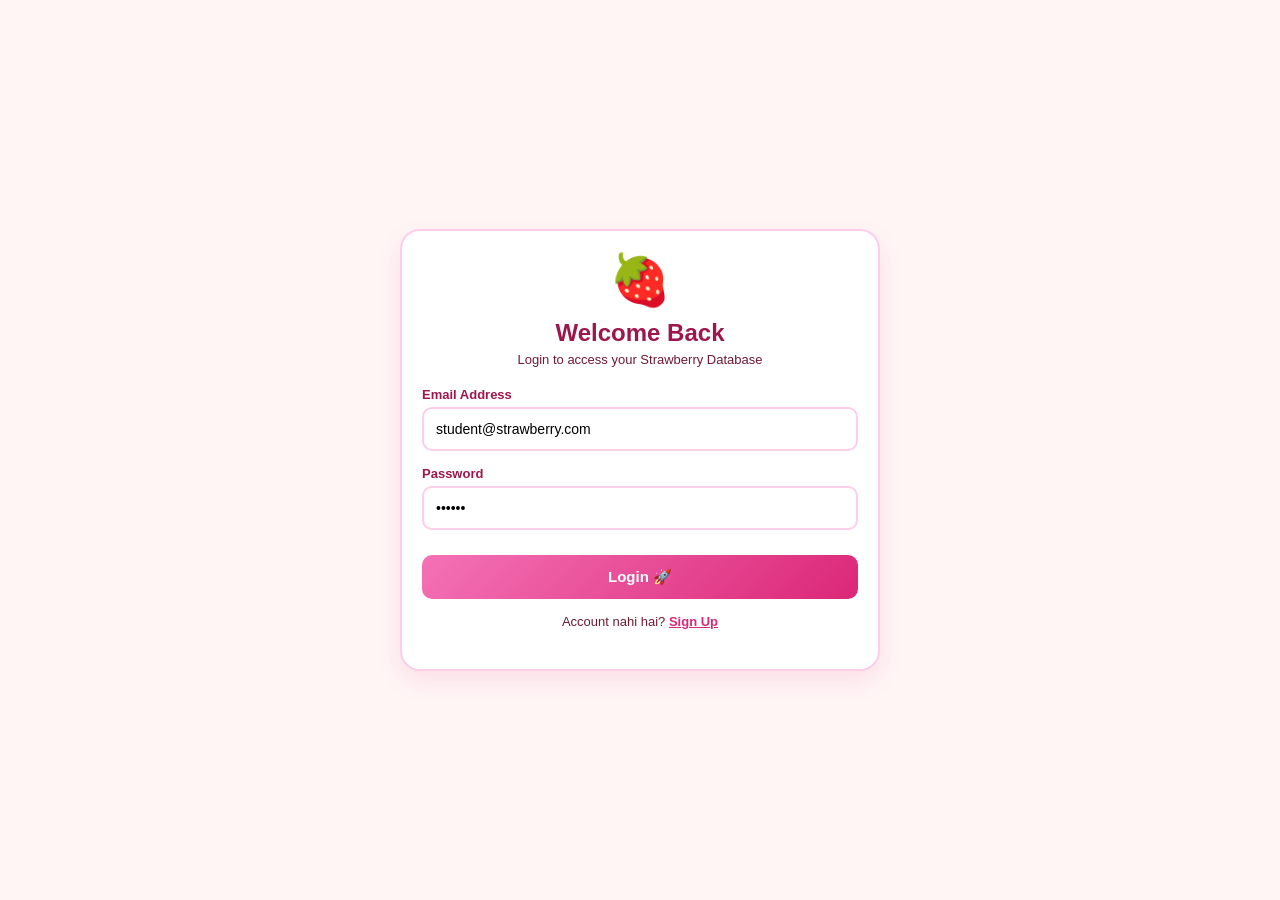
<file: index.html>
<!DOCTYPE html>
<html lang="hi">
<head>
    <meta charset="UTF-8">
    <meta name="viewport" content="width=device-width, initial-scale=1.0">
    <title>Strawberry Notes Hub 🍓</title>
    <style>
        * { margin: 0; padding: 0; box-sizing: border-box; font-family: 'Segoe UI', Arial, sans-serif; }
        body { background-color: #fff5f5; color: #4a1525; padding: 10px; min-height: 100vh; display: flex; align-items: center; justify-content: center; }
        
        .app-container { max-width: 480px; width: 100%; background: white; padding: 20px; border-radius: 20px; box-shadow: 0 10px 25px rgba(219, 39, 119, 0.1); border: 2px solid #fbcfe8; }
        
        /* AUTHENTICATION STYLES */
        .auth-box { display: block; text-align: center; }
        .auth-logo { font-size: 50px; margin-bottom: 10px; }
        .auth-box h2 { font-size: 24px; margin-bottom: 5px; color: #9d174d; }
        .auth-box p { font-size: 13px; color: #701a34; margin-bottom: 20px; }
        .input-group { text-align: left; margin-bottom: 15px; }
        .input-group label { display: block; font-size: 13px; font-weight: bold; margin-bottom: 5px; color: #9d174d; }
        .input-group input { width: 100%; padding: 12px; border: 2px solid #fbcfe8; border-radius: 10px; font-size: 14px; outline: none; }
        .input-group input:focus { border-color: #db2777; }
        .auth-btn { width: 100%; background: linear-gradient(135deg, #f472b6, #db2777); color: white; border: none; padding: 13px; border-radius: 10px; font-size: 15px; font-weight: bold; cursor: pointer; margin-top: 10px; }
        .switch-text { font-size: 13px; margin-top: 15px; color: #701a34; }
        .switch-link { color: #db2777; font-weight: bold; cursor: pointer; text-decoration: underline; }

        /* DASHBOARD STYLES */
        .dashboard-menu { display: none; }
        .profile-card { background: linear-gradient(135deg, #db2777, #9d174d, #4c0519); color: white; padding: 20px 15px; border-radius: 16px; margin-bottom: 20px; text-align: center; position: relative; }
        .avatar { width: 60px; height: 60px; background: #fdf2f8; border-radius: 50%; margin: 0 auto 10px auto; display: flex; align-items: center; justify-content: center; font-size: 28px; border: 2px solid white; }
        .profile-card h2 { font-size: 20px; margin-bottom: 4px; font-weight: 700; }
        .profile-card p { font-size: 12px; opacity: 0.9; }
        .logout-btn { position: absolute; right: 12px; top: 12px; background: rgba(255,255,255,0.2); border: none; color: white; padding: 4px 8px; border-radius: 6px; font-size: 11px; font-weight: bold; cursor: pointer; }

        .menu-heading { font-size: 14px; font-weight: bold; color: #db2777; margin: 15px 0 8px 5px; text-transform: uppercase; letter-spacing: 0.5px; }
        .menu-btn { display: block; width: 100%; background: #fff; color: #9d174d; border: 2px solid #f472b6; padding: 12px; margin-bottom: 10px; border-radius: 12px; font-size: 15px; font-weight: bold; cursor: pointer; text-align: left; padding-left: 15px; }
        .menu-btn:hover { color: white; background: linear-gradient(135deg, #f472b6, #db2777); border-color: #db2777; }
        .clear-btn { display: block; width: 100%; background: #be123c; color: white; border: none; padding: 12px; margin-top: 25px; border-radius: 10px; font-weight: bold; cursor: pointer; font-size: 13px; }

        /* SUB-PAGES & ACCORDIONS */
        .sub-page { display: none; width: 100%; }
        .header-bar { background: linear-gradient(135deg, #be123c, #4c0519); color: white; padding: 14px; border-radius: 12px; text-align: center; margin-bottom: 15px; position: relative; }
        .back-btn { position: absolute; left: 10px; top: 12px; color: white; background: rgba(0,0,0,0.2); border: none; padding: 5px 10px; border-radius: 6px; font-weight: bold; cursor: pointer; font-size: 12px; }
        
        .tag-banner { background: #db2777; color: white; padding: 8px 12px; font-size: 13px; font-weight: bold; border-radius: 8px; margin: 15px 0 10px 0; }
        .row-box { background: #fff; border: 1px solid #fbcfe8; border-left: 5px solid #be123c; border-radius: 8px; margin-bottom: 8px; padding: 12px; }
        .row-title { font-size: 14px; font-weight: 600; cursor: pointer; display: flex; justify-content: space-between; align-items: center; color: #4c0519; }
        .row-body { display: none; padding-top: 10px; border-top: 1px dashed #fbcfe8; margin-top: 10px; font-size: 13px; color: #4a5568; line-height: 1.6; }
        .row-body ul { margin-left: 18px; margin-top: 5px; }
        
        .opened .row-body { display: block; }
        .icon-state::after { content: '🍓'; font-size: 12px; }
        .opened .icon-state::after { content: '❌'; font-size: 10px; }
        
        .formula { background: #fff1f2; border-left: 3px solid #db2777; padding: 8px; font-family: monospace; margin: 8px 0; font-weight: bold; color: #b91c1c; font-size: 12px; }
        .code-box { background: #2d1a1e; color: #f9a8d4; padding: 10px; font-family: monospace; margin: 8px 0; border-radius: 6px; white-space: pre-wrap; font-size: 12px; border-left: 3px solid #f472b6; }
    </style>
</head>
<body>

<div class="app-container">

    <div id="loginScreen" class="auth-box">
        <div class="auth-logo">🍓</div>
        <h2>Welcome Back</h2>
        <p>Login to access your Strawberry Database</p>
        <div class="input-group">
            <label>Email Address</label>
            <input type="email" id="loginEmail" value="student@strawberry.com">
        </div>
        <div class="input-group">
            <label>Password</label>
            <input type="password" id="loginPassword" value="123456">
        </div>
        <button class="auth-btn" onclick="handleLogin()">Login 🚀</button>
        <p class="switch-text">Account nahi hai? <span class="switch-link" onclick="toggleAuthScreens('signupScreen', 'loginScreen')">Sign Up</span></p>
    </div>

    <div id="signupScreen" class="auth-box" style="display: none;">
        <div class="auth-logo">🍓</div>
        <h2>Create Account</h2>
        <p>Join Strawberry Notes Hub</p>
        <div class="input-group">
            <label>Full Name</label>
            <input type="text" id="signupName" placeholder="Enter your name">
        </div>
        <div class="input-group">
            <label>Email Address</label>
            <input type="email" id="signupEmail" placeholder="name@gmail.com">
        </div>
        <div class="input-group">
            <label>Password</label>
            <input type="password" id="signupPassword" placeholder="Min 6 characters">
        </div>
        <button class="auth-btn" onclick="handleSignup()">Create Account ✨</button>
        <p class="switch-text">Account hai? <span class="switch-link" onclick="toggleAuthScreens('loginScreen', 'signupScreen')">Login</span></p>
    </div>

    <div id="mainDashboard" class="dashboard-menu">
        <div class="profile-card">
            <button class="logout-btn" onclick="handleLogout()">Log Out 🚪</button>
            <div class="avatar">🍓</div>
            <h2 id="userDisplayName">Smart Student</h2>
            <p>All-In-One Study Pack Active</p>
        </div>
        
        <div class="menu-heading">🎓 Class 10th Sections</div>
        <button class="menu-btn" onclick="showPage('class10Science')">🔬 Class 10 Science (All 13 Chapters)</button>
        <button class="menu-btn" onclick="showPage('class10Maths')">📐 Class 10 Maths (All 15 Chapters)</button>
        
        <div class="menu-heading">🎓 Class 12th Sections</div>
        <button class="menu-btn" onclick="showPage('class12Biology')">🧬 Class 12 Biology (All 13 Chapters)</button>
        <button class="menu-btn" onclick="showPage('class12PCM')">🧪 Class 12 Physics, Chem & Maths</button>
        
        <div class="menu-heading">💻 Coding Bootcamp</div>
        <button class="menu-btn" onclick="showPage('codingPage')">🌐 HTML, CSS & JavaScript Notes</button>
        
        <button class="clear-btn" onclick="clearAppHistory()">🗑️ Clear App History & Cache</button>
    </div>

    <div id="class10Science" class="sub-page">
        <div class="header-bar"><button class="back-btn" onclick="showDashboard()">⬅️</button><h3>10th Science (All Chapters)</h3></div>
        <div class="tag-banner">CH 1 - CH 13 COMPLETE SCIENCE</div>
        <div class="row-box"><div class="row-title" onclick="toggleAcc(this)"><span>Ch 1: Chemical Reactions & Equations</span><span class="icon-state"></span></div><div class="row-body"><p>Equations represent chemical changes.</p><div class="formula">2Mg + O₂ → 2MgO (Combination Reaction)</div></div></div>
        <div class="row-box"><div class="row-title" onclick="toggleAcc(this)"><span>Ch 2: Acids, Bases and Salts</span><span class="icon-state"></span></div><div class="row-body"><div class="formula">pH Scale: Acid < 7 | Neutral = 7 | Base > 7</div><p>Bleaching Powder ($CaOCl_2$), Baking Soda ($NaHCO_3$), Washing Soda ($Na_2CO_3\cdot10H_2O$), POP ($CaSO_4\cdot\frac{1}{2}H_2O$).</p></div></div>
        <div class="row-box"><div class="row-title" onclick="toggleAcc(this)"><span>Ch 3: Metals and Non-metals</span><span class="icon-state"></span></div><div class="row-body"><p>Metals form basic oxides, are ionic with high melting points. Non-metals form acidic/neutral covalent bonds.</p></div></div>
        <div class="row-box"><div class="row-title" onclick="toggleAcc(this)"><span>Ch 4: Carbon and its Compounds</span><span class="icon-state"></span></div><div class="row-body"><p>Tetravalency and catenation properties. Saturated vs Unsaturated Hydrocarbons. Homologous series.</p></div></div>
        <div class="row-box"><div class="row-title" onclick="toggleAcc(this)"><span>Ch 5: Life Processes</span><span class="icon-state"></span></div><div class="row-body"><p>Vital pathways: Autotrophic/Heterotrophic Nutrition, Aerobic/Anaerobic Respiration, Heart Pumping, Nephron Excretion.</p></div></div>
        <div class="row-box"><div class="row-title" onclick="toggleAcc(this)"><span>Ch 6: Control and Coordination</span><span class="icon-state"></span></div><div class="row-body"><p>Nervous system (Reflex Arc, Brain layout) and Endocrine system hormones (Insulin, Thyroxine, Growth Hormone).</p></div></div>
        <div class="row-box"><div class="row-title" onclick="toggleAcc(this)"><span>Ch 7: How do Organisms Reproduce?</span><span class="icon-state"></span></div><div class="row-body"><p>Asexual modes (Fission, Budding, Regeneration) & Sexual structure in flowering plants and human systems.</p></div></div>
        <div class="row-box"><div class="row-title" onclick="toggleAcc(this)"><span>Ch 8: Heredity</span><span class="icon-state"></span></div><div class="row-body"><p>Mendel's monohybrid (3:1) and dihybrid (9:3:3:1) crosses. Sex determination parameters: XX (Girl), XY (Boy).</p></div></div>
        <div class="row-box"><div class="row-title" onclick="toggleAcc(this)"><span>Ch 9: Light - Reflection & Refraction</span><span class="icon-state"></span></div><div class="row-body"><div class="formula">Mirror: 1/f = 1/v + 1/u | Lens: 1/f = 1/v - 1/u | Power: P = 1/f(m)</div></div></div>
        <div class="row-box"><div class="row-title" onclick="toggleAcc(this)"><span>Ch 10: Human Eye & Colorful World</span><span class="icon-state"></span></div><div class="row-body"><p>Myopia (corrected by Concave lens), Hypermetropia (Convex lens), Prism dispersion, and Scattering rules.</p></div></div>
        <div class="row-box"><div class="row-title" onclick="toggleAcc(this)"><span>Ch 11: Electricity</span><span class="icon-state"></span></div><div class="row-body"><div class="formula">Ohm's Law: V = IR | Series: Rs = R1+R2 | Parallel: 1/Rp = 1/R1 + 1/R2 | Heat: H = I²Rt</div></div></div>
        <div class="row-box"><div class="row-title" onclick="toggleAcc(this)"><span>Ch 12: Magnetic Effects of Current</span><span class="icon-state"></span></div><div class="row-body"><p>Right-Hand Thumb Rule, Solenoid fields, Fleming's Left-Hand rule for magnetic forces on current carriers.</p></div></div>
        <div class="row-box"><div class="row-title" onclick="toggleAcc(this)"><span>Ch 13: Our Environment</span><span class="icon-state"></span></div><div class="row-body"><p>Food chains, Biodegradable waste control, Ecosystem balances, and Lindeman's 10% Energy law loop.</p></div></div>
    </div>

    <div id="class10Maths" class="sub-page">
        <div class="header-bar"><button class="back-btn" onclick="showDashboard()">⬅></button><h3>10th Maths (All Chapters)</h3></div>
        <div class="tag-banner">CH 1 - CH 15 CORE MATHEMATICS FORMULAS</div>
        <div class="row-box"><div class="row-title" onclick="toggleAcc(this)"><span>Ch 1: Real Numbers</span><span class="icon-state"></span></div><div class="row-body"><div class="formula">HCF(a,b) × LCM(a,b) = a × b</div><p>Irrationality proofs ($\sqrt{2}, \sqrt{3}, \sqrt{5}$).</p></div></div>
        <div class="row-box"><div class="row-title" onclick="toggleAcc(this)"><span>Ch 2: Polynomials</span><span class="icon-state"></span></div><div class="row-body"><p>Quadratic format: $ax^2 + bx + c$. Zero relationships:</p><div class="formula">Sum (α+β) = -b/a | Product (α·β) = c/a</div></div></div>
        <div class="row-box"><div class="row-title" onclick="toggleAcc(this)"><span>Ch 3: Pair of Linear Equations in Two Variables</span><span class="icon-state"></span></div><div class="row-body"><p>Intersecting ($a_1/a_2 \neq b_1/b_2$), Parallel ($a_1/a_2 = b_1/b_2 \neq c_1/c_2$), Coincident ($a_1/a_2 = b_1/b_2 = c_1/c_2$).</p></div></div>
        <div class="row-box"><div class="row-title" onclick="toggleAcc(this)"><span>Ch 4: Quadratic Equations</span><span class="icon-state"></span></div><div class="row-body"><div class="formula">Discriminant D = b² - 4ac | Roots: x = (-b ± √D) / 2a</div><p>D > 0: Real & Distinct, D = 0: Real & Equal, D < 0: No Real Roots.</p></div></div>
        <div class="row-box"><div class="row-title" onclick="toggleAcc(this)"><span>Ch 5: Arithmetic Progressions (AP)</span><span class="icon-state"></span></div><div class="row-body"><div class="formula">Nth term: an = a + (n-1)d | Sum: Sn = n/2 [2a + (n-1)d]</div></div></div>
        <div class="row-box"><div class="row-title" onclick="toggleAcc(this)"><span>Ch 6: Triangles</span><span class="icon-state"></span></div><div class="row-body"><p>Basic Proportionality Theorem (BPT) criteria and AAA, SAS, SSS similarity conditions parameters.</p></div></div>
        <div class="row-box"><div class="row-title" onclick="toggleAcc(this)"><span>Ch 7: Coordinate Geometry</span><span class="icon-state"></span></div><div class="row-body"><div class="formula">Distance = √[(x₂-x1)² + (y₂-y1)²] | Section: [(mx₂+nx1)/(m+n) , (my₂+ny1)/(m+n)]</div></div></div>
        <div class="row-box"><div class="row-title" onclick="toggleAcc(this)"><span>Ch 8: Introduction to Trigonometry</span><span class="icon-state"></span></div><div class="row-body"><div class="formula">sin²θ + cos²θ = 1 | 1 + tan²θ = sec²θ | 1 + cot²θ = cosec²θ</div><p>Values: $\sin 30^\circ = 1/2, \sin 45^\circ = 1/\sqrt{2}, \sin 60^\circ = \sqrt{3}/2$.</p></div></div>
        <div class="row-box"><div class="row-title" onclick="toggleAcc(this)"><span>Ch 9: Some Applications of Trigonometry</span><span class="icon-state"></span></div><div class="row-body"><p>Line of sight problems, Angle of Elevation and Angle of Depression matching equations using $\tan\theta = \text{Height}/\text{Base}$.</p></div></div>
        <div class="row-box"><div class="row-title" onclick="toggleAcc(this)"><span>Ch 10: Circles</span><span class="icon-state"></span></div><div class="row-body"><p>Tangent at any point is perpendicular to the radius. Lengths of tangents from external point are equal.</p></div></div>
        <div class="row-box"><div class="row-title" onclick="toggleAcc(this)"><span>Ch 11: Constructions</span><span class="icon-state"></span></div><div class="row-body"><p>Line segment inner divisions and tangents map drawing layout algorithms.</p></div></div>
        <div class="row-box"><div class="row-title" onclick="toggleAcc(this)"><span>Ch 12: Areas Related to Circles</span><span class="icon-state"></span></div><div class="row-body"><div class="formula">Area of Sector = (θ/360) × πr² | Length of Arc = (θ/360) × 2πr</div></div></div>
        <div class="row-box"><div class="row-title" onclick="toggleAcc(this)"><span>Ch 13: Surface Areas and Volumes</span><span class="icon-state"></span></div><div class="row-body"><div class="formula">Sphere Vol = (4/3)πr³ | Cone Vol = (1/3)πr²h | Cylinder Vol = πr²h</div></div></div>
        <div class="row-box"><div class="row-title" onclick="toggleAcc(this)"><span>Ch 14: Statistics</span><span class="icon-state"></span></div><div class="row-body"><div class="formula">Empirical Rule: 3 Median = Mode + 2 Mean</div><p>Mean calculation methods: Direct ($\sum f_ix_i / \sum f_i$), Assumed Mean setup.</p></div></div>
        <div class="row-box"><div class="row-title" onclick="toggleAcc(this)"><span>Ch 15: Probability</span><span class="icon-state"></span></div><div class="row-body"><div class="formula">P(E) = Favorable Outcomes / Total Outcomes | 0 ≤ P(E) ≤ 1</div></div></div>
    </div>
    <div id="class12Biology" class="sub-page">
        <div class="header-bar"><button class="back-btn" onclick="showDashboard()">⬅</button><h3>12th Biology (All Chapters)</h3></div>
        <div class="tag-banner">🧬 BIOLOGY - FULL 13 CHAPTER PACK</div>
        <div class="row-box"><div class="row-title" onclick="toggleAcc(this)"><span>Ch 1: Sexual Reproduction in Flowering Plants</span><span class="icon-state"></span></div><div class="row-body"><p>Microsporogenesis, Megasporogenesis, Pollen-pistil interactions rules.</p><div class="formula">Double Fertilization = Syngamy + Triple Fusion (Forms 3N Endosperm)</div></div></div>
        <div class="row-box"><div class="row-title" onclick="toggleAcc(this)"><span>Ch 2: Human Reproduction</span><span class="icon-state"></span></div><div class="row-body"><p>Male/Female structures, Spermatogenesis loops vs Oogenesis breaks, Menstrual cycle hormones (LH surge, Progesterone), Blastocyst implantation.</p></div></div>
        <div class="row-box"><div class="row-title" onclick="toggleAcc(this)"><span>Ch 3: Reproductive Health</span><span class="icon-state"></span></div><div class="row-body"><p>Contraceptive tools (IUDs, Tubectomy, Vasectomy). STDs alerts. ART tools: IVF, ZIFT, GIFT setups.</p></div></div>
        <div class="row-box"><div class="row-title" onclick="toggleAcc(this)"><span>Ch 4: Principles of Inheritance & Variation</span><span class="icon-state"></span></div><div class="row-body"><p>Mendel's core laws. Non-Mendelian exceptions: Incomplete dominance, Co-dominance (ABO blood). Sex-linked defects: Hemophilia, Down's trisomy.</p></div></div>
        <div class="row-box"><div class="row-title" onclick="toggleAcc(this)"><span>Ch 5: Molecular Basis of Inheritance</span><span class="icon-state"></span></div><div class="row-body"><div class="formula">Central Dogma: DNA → Transcription → RNA → Translation → Protein</div><p>DNA semi-conservative replication, Lac Operon switches, DNA Fingerprinting sequences.</p></div></div>
        <div class="row-box"><div class="row-title" onclick="toggleAcc(this)"><span>Ch 6: Evolution</span><span class="icon-state"></span></div><div class="row-body"><p>Oparin-Haldane concept, Miller-Urey experiment spark values. Homologous vs Analogous parameters, Hardy-Weinberg equilibrium tracking.</p></div></div>
        <div class="row-box"><div class="row-title" onclick="toggleAcc(this)"><span>Ch 7: Human Health & Disease</span><span class="icon-state"></span></div><div class="row-body"><p>Malaria lifecycle paths, Typhoid/Amoebiasis vectors. Innate vs Acquired antibody systems, T/B cells loops, HIV/AIDS mechanism, Cancer tumor lines.</p></div></div>
        <div class="row-box"><div class="row-title" onclick="toggleAcc(this)"><span>Ch 8: Microbes in Human Welfare</span><span class="icon-state"></span></div><div class="row-body"><p>LAB curd setup, Saccharomyces bread making. Sewage biological oxygen demand (BOD) processing, Biogas methanogens, Biofertilizers tracking.</p></div></div>
        <div class="row-box"><div class="row-title" onclick="toggleAcc(this)"><span>Ch 9: Biotechnology - Principles & Processes</span><span class="icon-state"></span></div><div class="row-body"><p>rDNA tech rules. Restriction Endonucleases markers, pBR322 vector configurations, PCR cycles (Denaturation, Annealing, Extension).</p></div></div>
        <div class="row-box"><div class="row-title" onclick="toggleAcc(this)"><span>Ch 10: Biotechnology & Its Applications</span><span class="icon-state"></span></div><div class="row-body"><p>Bt Cotton toxic parameters, RNA interference (RNAi) shields. Humulin engineering, ADA gene therapy fixes, Transgenic safety validation models.</p></div></div>
        <div class="row-box"><div class="row-title" onclick="toggleAcc(this)"><span>Ch 11: Organisms & Populations</span><span class="icon-state"></span></div><div class="row-body"><p>Niche adaptations. Population curves (Logistic vs Exponential equations). Interaction models: Mutualism, Parasitism, Amensalism.</p></div></div>
        <div class="row-box"><div class="row-title" onclick="toggleAcc(this)"><span>Ch 12: Ecosystem</span><span class="icon-state"></span></div><div class="row-body"><p>Productivity layers (Primary/Secondary), Catabolism decomposition steps. Energy pyramids rules (Sea biomass inverted pyramid exceptions).</p></div></div>
        <div class="row-box"><div class="row-title" onclick="toggleAcc(this)"><span>Ch 13: Biodiversity & Its Conservation</span><span class="icon-state"></span></div><div class="row-body"><p>The Evil Quartet extinction accelerators. Conservation frameworks: In-situ (Biosphere zones) vs Ex-situ (Cryo banks, Zoo centers).</p></div></div>
    </div>

    <div id="class12PCM" class="sub-page">
        <div class="header-bar"><button class="back-btn" onclick="showDashboard()">⬅</button><h3>12th Core Formula Pack</h3></div>
        
        <div class="tag-banner">⚡ PHYSICS CORES</div>
        <div class="row-box"><div class="row-title" onclick="toggleAcc(this)"><span>Electrostatics & Current</span><span class="icon-state"></span></div><div class="row-body"><div class="formula">Coulomb's Law: F = k·(q1·q2)/r² | Gauss Law: ∮E·dA = q/ε0 | Ohm Vector: J = σE</div></div></div>
        <div class="row-box"><div class="row-title" onclick="toggleAcc(this)"><span>Magnetism & Optics</span><span class="icon-state"></span></div><div class="row-body"><div class="formula">Biot-Savart: dB = (μ0/4π)·(I dl×r)/r³ | Lens Maker: 1/f = (μ-1)(1/R1 - 1/R2)</div></div></div>

        <div class="tag-banner">🧪 CHEMISTRY CORES</div>
        <div class="row-box"><div class="row-title" onclick="toggleAcc(this)"><span>Physical & Organic Mechanics</span><span class="icon-state"></span></div><div class="row-body"><div class="formula">Nernst: E = E0 - (0.0591/n)log(Q) | Arrhenius: k = A·e^(-Ea/RT)</div><p>Named Reactions: SN1/SN2 loops, Aldol Condensation, Reimer-Tiemann paths, Williamson Ether generation.</p></div></div>

        <div class="tag-banner">📐 MATHEMATICS CORES</div>
        <div class="row-box"><div class="row-title" onclick="toggleAcc(this)"><span>Calculus & Vectors</span><span class="icon-state"></span></div><div class="row-body"><div class="formula">Integration: ∫xⁿdx = xⁿ⁺¹/(n+1) + C | Parts: ∫u·v dx = u∫v dx - ∫[u'∫v dx]dx</div><div class="formula">Vector Dot: a·b = |a||b|cosθ | Vector Cross: |a×b| = |a||b|sinθ</div></div></div>
    </div>

    <div id="codingPage" class="sub-page">
        <div class="header-bar"><button class="back-btn" onclick="showDashboard()">⬅</button><h3>Web Development Notes</h3></div>
        
        <div class="tag-banner">🌐 HTML5 (STRUCTURE)</div>
        <div class="row-box"><div class="row-title" onclick="toggleAcc(this)"><span>Core Semantic Elements</span><span class="icon-state"></span></div><div class="row-body"><p>Layout structuring boilerplate components text labels:</p><div class="code-box">&lt;nav&gt; Navbar Links &lt;/nav&gt;\n&lt;section id="main"&gt; Main body details &lt;/section&gt;\n&lt;aside&gt; Sidebar items info &lt;/aside&gt;</div></div></div>
        
        <div class="tag-banner">🎨 CSS3 (STYLE & RESPONSIVE)</div>
        <div class="row-box"><div class="row-title" onclick="toggleAcc(this)"><span>Flexbox Alignment & Media Rules</span><span class="icon-state"></span></div><div class="row-body"><p>Centering properties and mobile styling screens matching layouts engines rules:</p><div class="code-box">.container {\n  display: flex;\n  justify-content: space-between;\n}\n@media (max-width: 600px) {\n  .container { flex-direction: column; }\n}</div></div></div>
        
        <div class="tag-banner">⚡ JAVASCRIPT (LOGIC & INTERACTIVE)</div>
        <div class="row-box"><div class="row-title" onclick="toggleAcc(this)"><span>Asynchronous Calls & DOM Engine</span><span class="icon-state"></span></div><div class="row-body"><p>API fetch data arrays map handlers and conditional rendering loops triggers:</p><div class="code-box">// Fetching Data Pattern Example\nfetch(url)\n  .then(res => res.json())\n  .then(data => console.log(data));\n\n// Element Toggle logic\ndocument.getElementById('box').classList.toggle('active');</div></div></div>
    </div>

</div>

<script>
    function toggleAuthScreens(showId, hideId) {
        document.getElementById(hideId).style.display = 'none';
        document.getElementById(showId).style.display = 'block';
    }

    function handleLogin() {
        const email = document.getElementById('loginEmail').value;
        const pass = document.getElementById('loginPassword').value;
        if(email === "" || pass === "") {
            alert("Bhai, credentials enter karo!");
            return;
        }
        const savedName = localStorage.getItem('username') || "Smart Student 🚀";
        document.getElementById('userDisplayName').innerText = savedName;
        document.getElementById('loginScreen').style.display = 'none';
        document.getElementById('mainDashboard').style.display = 'block';
    }

    function handleSignup() {
        const name = document.getElementById('signupName').value;
        const email = document.getElementById('signupEmail').value;
        const pass = document.getElementById('signupPassword').value;
        if(name === "" || email === "" || pass === "") {
            alert("Saare boxes fill kijiye!");
            return;
        }
        localStorage.setItem('username', name + " 🚀");
        alert("Account Registered successfully! Ab Login kijiye.");
        toggleAuthScreens('loginScreen', 'signupScreen');
    }

    function handleLogout() {
        document.getElementById('mainDashboard').style.display = 'none';
        document.getElementById('loginScreen').style.display = 'block';
    }

    function showPage(pageId) {
        document.getElementById('mainDashboard').style.display = 'none';
        document.querySelectorAll('.sub-page').forEach(p => p.style.display = 'none');
        document.getElementById(pageId).style.display = 'block';
        window.scrollTo(0,0);
    }

    function showDashboard() {
        document.querySelectorAll('.sub-page').forEach(p => p.style.display = 'none');
        document.getElementById('mainDashboard').style.display = 'block';
        window.scrollTo(0,0);
    }

    function toggleAcc(el) {
        el.parentElement.classList.toggle('opened');
    }

    function clearAppHistory() {
        if(confirm("Kya aap Strawberry Notes Hub ka saara data aur saved accounts delete karna chahte hain?")) {
            localStorage.clear();
            sessionStorage.clear();
            alert("Cache fully cleaned successfully!");
            window.location.reload();
        }
    }
</script>
</body>
</html>
</file>
